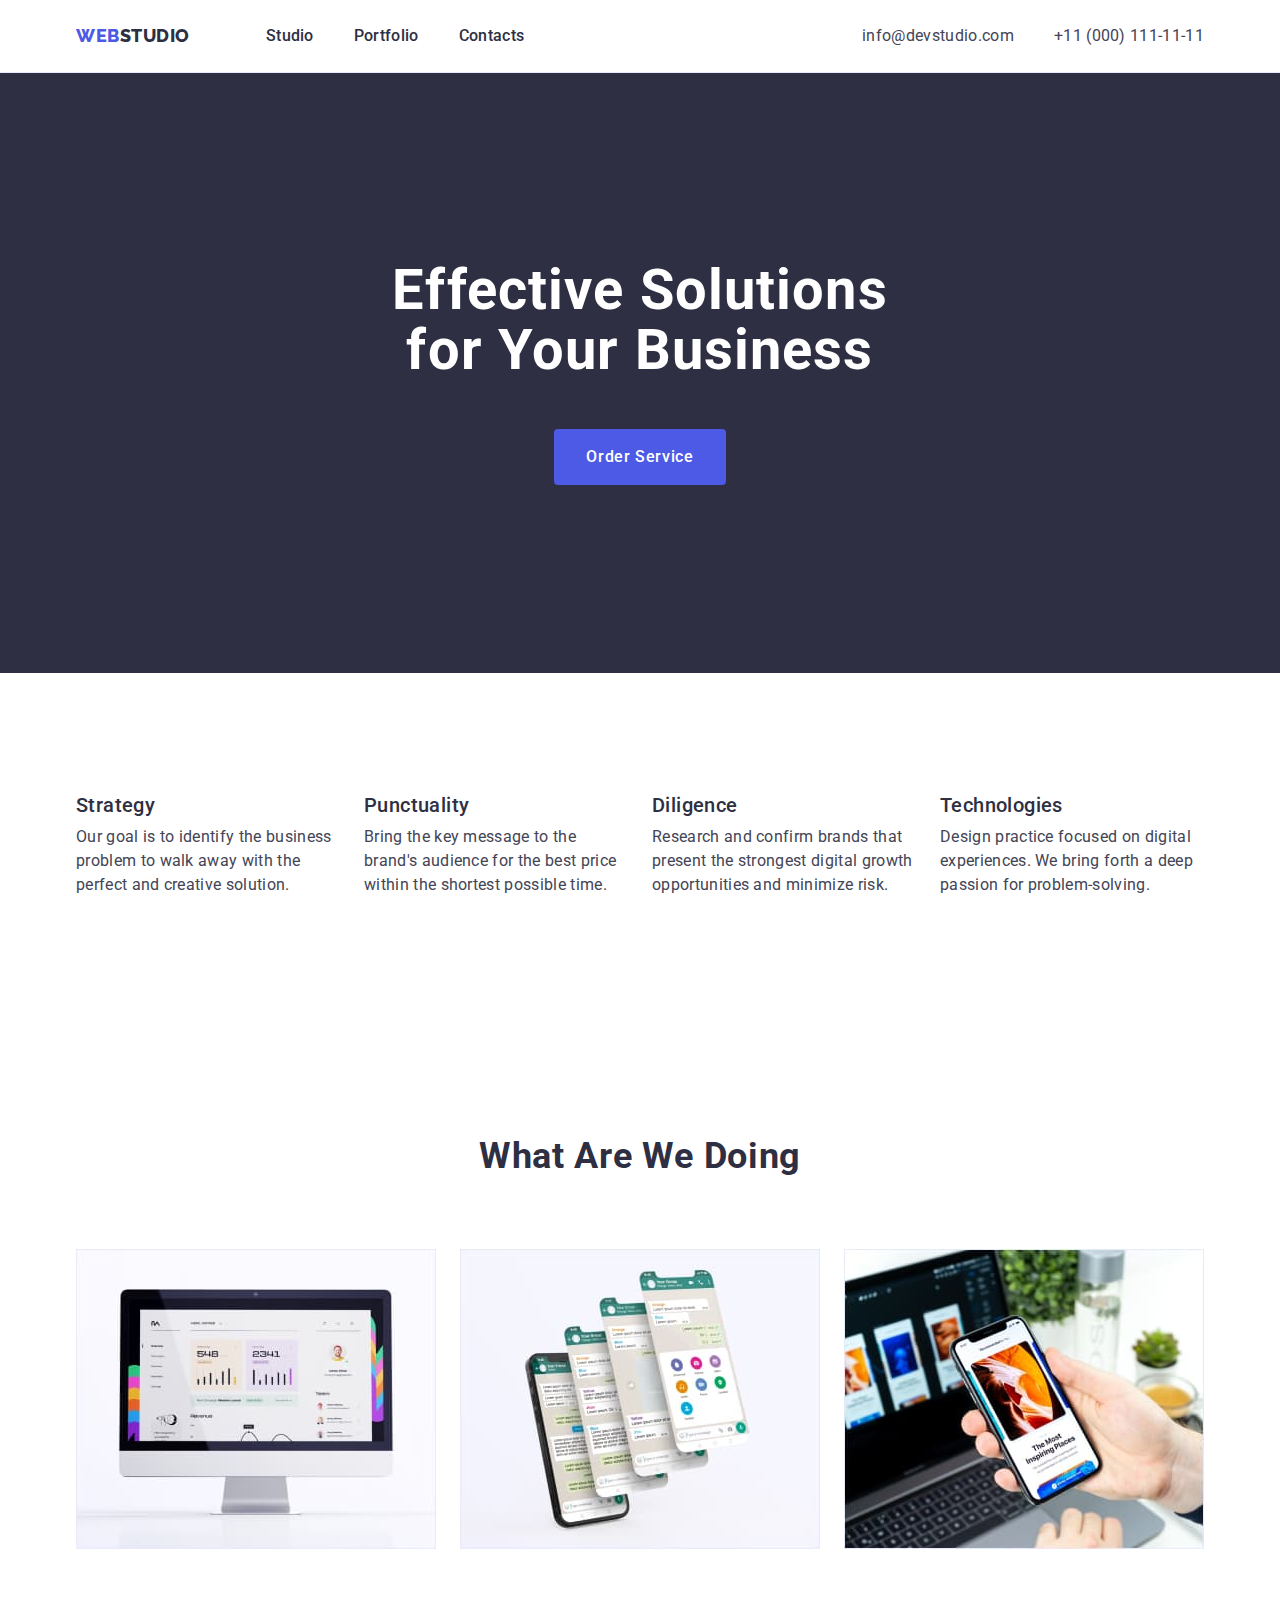
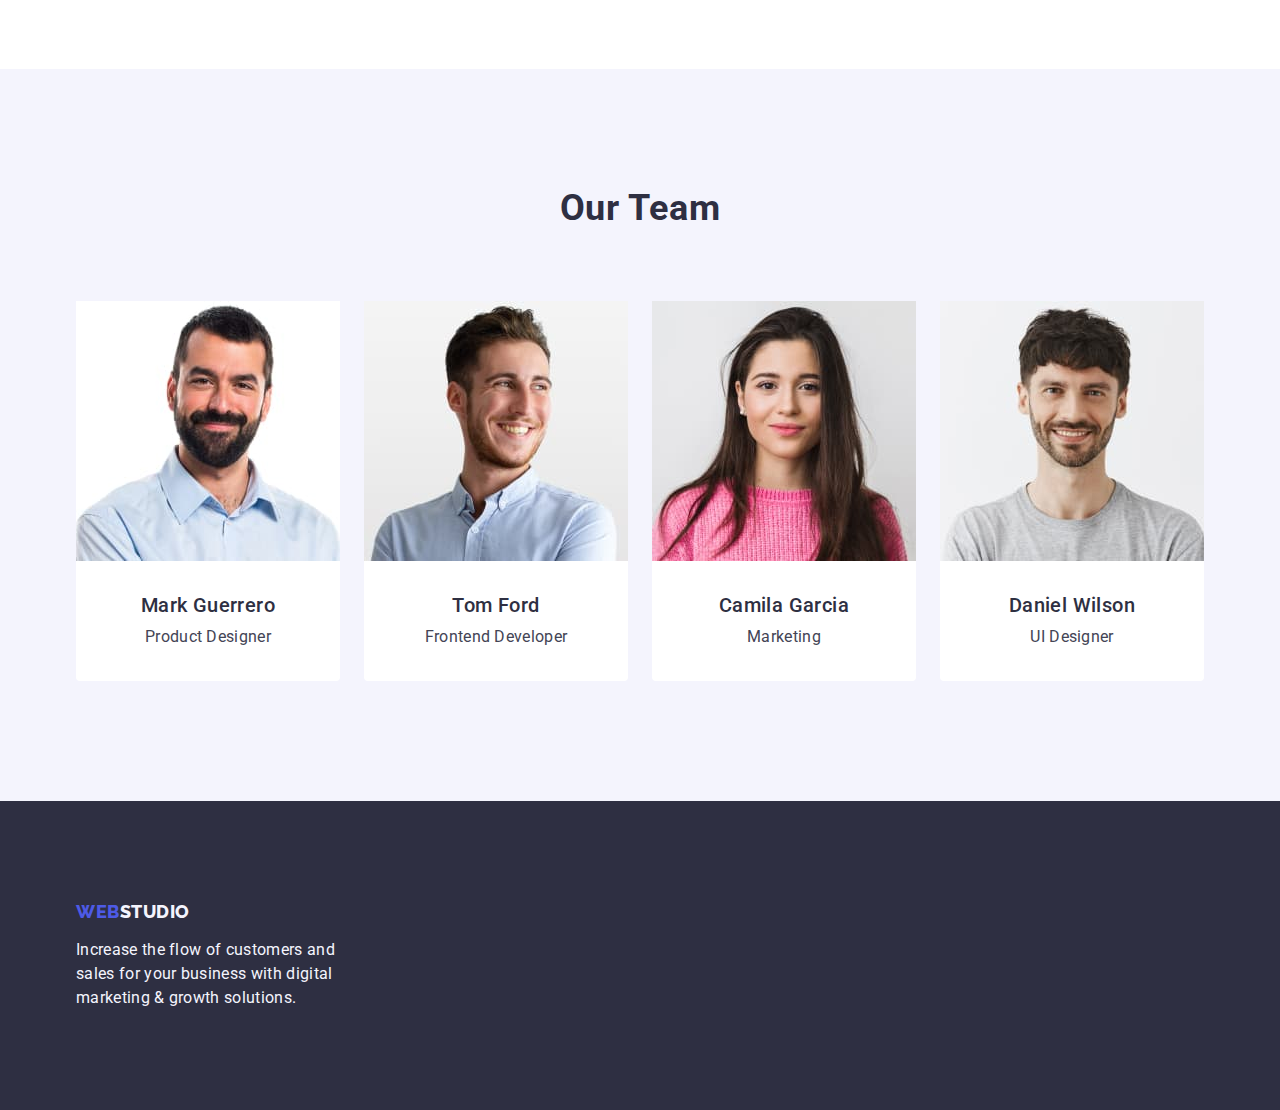
<file: index.html>
<!DOCTYPE html>
<html lang="en">
  <head>
    <meta charset="UTF-8" />
    <meta name="viewport" content="width=device-width, initial-scale=1.0" />
    <title>WEB Studio</title>
    <link
      rel="stylesheet"
      href="https://cdnjs.cloudflare.com/ajax/libs/modern-normalize/2.0.0/modern-normalize.min.css"
    />
    <link rel="preconnect" href="https://fonts.googleapis.com" />
    <link rel="preconnect" href="https://fonts.gstatic.com" crossorigin />
    <link
      href="https://fonts.googleapis.com/css2?family=Raleway:wght@800&family=Roboto:wght@400;500;700&display=swap"
      rel="stylesheet"
    />
    <link rel="stylesheet" href="./css/styles.css" />
  </head>
  <body>
    <header class="heder">
      <div class="heder-container container">
        <nav class="navigation">
          <a href="./index.html" class="logo link"
            >Web<span class="accent">Studio</span></a
          >
          <ul class="nav-list list">
            <li>
              <a href="./index.html" class="nav-link link">Studio</a>
            </li>
            <li>
              <a href="./portfolio.html" class="nav-link link">Portfolio</a>
            </li>
            <li>
              <a href="" class="nav-link link">Contacts</a>
            </li>
          </ul>
        </nav>
        <address class="address">
          <ul class="address-list list">
            <li>
              <a href="mailto:info@devstudio.com" class="address-link link"
                >info@devstudio.com</a
              >
            </li>
            <li>
              <a href="tel:+110001111111" class="address-link link"
                >+11 (000) 111-11-11</a
              >
            </li>
          </ul>
        </address>
      </div>
    </header>
    <main>
      <section class="hero">
        <div class="container">
          <h1 class="hero-title">Effective Solutions for Your Business</h1>
          <button type="button" class="hero-btn btn">Order Service</button>
        </div>
      </section>

      <section class="section features">
        <div class="container">
          <h2 class="section-title visually-hidden">Features</h2>
          <ul class="features-list list">
            <li class="features-item">
              <h3 class="subtitle">Strategy</h3>
              <p class="text">
                Our goal is to identify the business problem to walk away with
                the perfect and creative solution.
              </p>
            </li>
            <li class="features-item">
              <h3 class="subtitle">Punctuality</h3>
              <p class="text">
                Bring the key message to the brand's audience for the best price
                within the shortest possible time.
              </p>
            </li>
            <li class="features-item">
              <h3 class="subtitle">Diligence</h3>
              <p class="text">
                Research and confirm brands that present the strongest digital
                growth opportunities and minimize risk.
              </p>
            </li>
            <li class="features-item">
              <h3 class="subtitle">Technologies</h3>
              <p class="text">
                Design practice focused on digital experiences. We bring forth a
                deep passion for problem-solving.
              </p>
            </li>
          </ul>
        </div>
      </section>

      <section class="wokr section">
        <div class="container">
          <h2 class="section-title">What are we doing</h2>
          <ul class="work-list list">
            <li class="work-item">
              <img src="./images/img1.jpg" alt="PC" width="360" />
            </li>
            <li class="work-item">
              <img src="./images/img2.jpg" alt="Mobile" width="360" />
            </li>
            <li class="work-item">
              <img src="./images/img3.jpg" alt="Phone" width="360" />
            </li>
          </ul>
        </div>
      </section>

      <section class="team section">
        <div class="container">
          <h2 class="section-title">Our Team</h2>
          <ul class="team-list list">
            <li class="team-item">
              <img src="./images/photo1.jpg" alt="Mark Guerrero" width="264" />
              <div class="wrap">
                <h3 class="subtitle">Mark Guerrero</h3>
                <p class="text">Product Designer</p>
              </div>
            </li>
            <li class="team-item">
              <img src="./images/photo2.jpg" alt="Tom Ford" width="264" />
              <div class="wrap">
                <h3 class="subtitle">Tom Ford</h3>
                <p class="text">Frontend Developer</p>
              </div>
            </li>
            <li class="team-item">
              <img src="./images/photo3.jpg" alt="Camila Garcia" width="264" />
              <div class="wrap">
                <h3 class="subtitle">Camila Garcia</h3>
                <p class="text">Marketing</p>
              </div>
            </li>
            <li class="team-item">
              <img src="./images/photo4.jpg" alt="Daniel Wilson" width="264" />
              <div class="wrap">
                <h3 class="subtitle">Daniel Wilson</h3>
                <p class="text">UI Designer</p>
              </div>
            </li>
          </ul>
        </div>
      </section>
    </main>
    <footer class="footer footer-section">
      <div class="container">
        <a href="./index.html" class="footer-logo logo link"
          >Web<span class="footer-span">Studio</span></a
        >
        <p class="footer-text">
          Increase the flow of customers and sales for your business with
          digital marketing & growth solutions.
        </p>
      </div>
    </footer>
  </body>
</html>
</file>
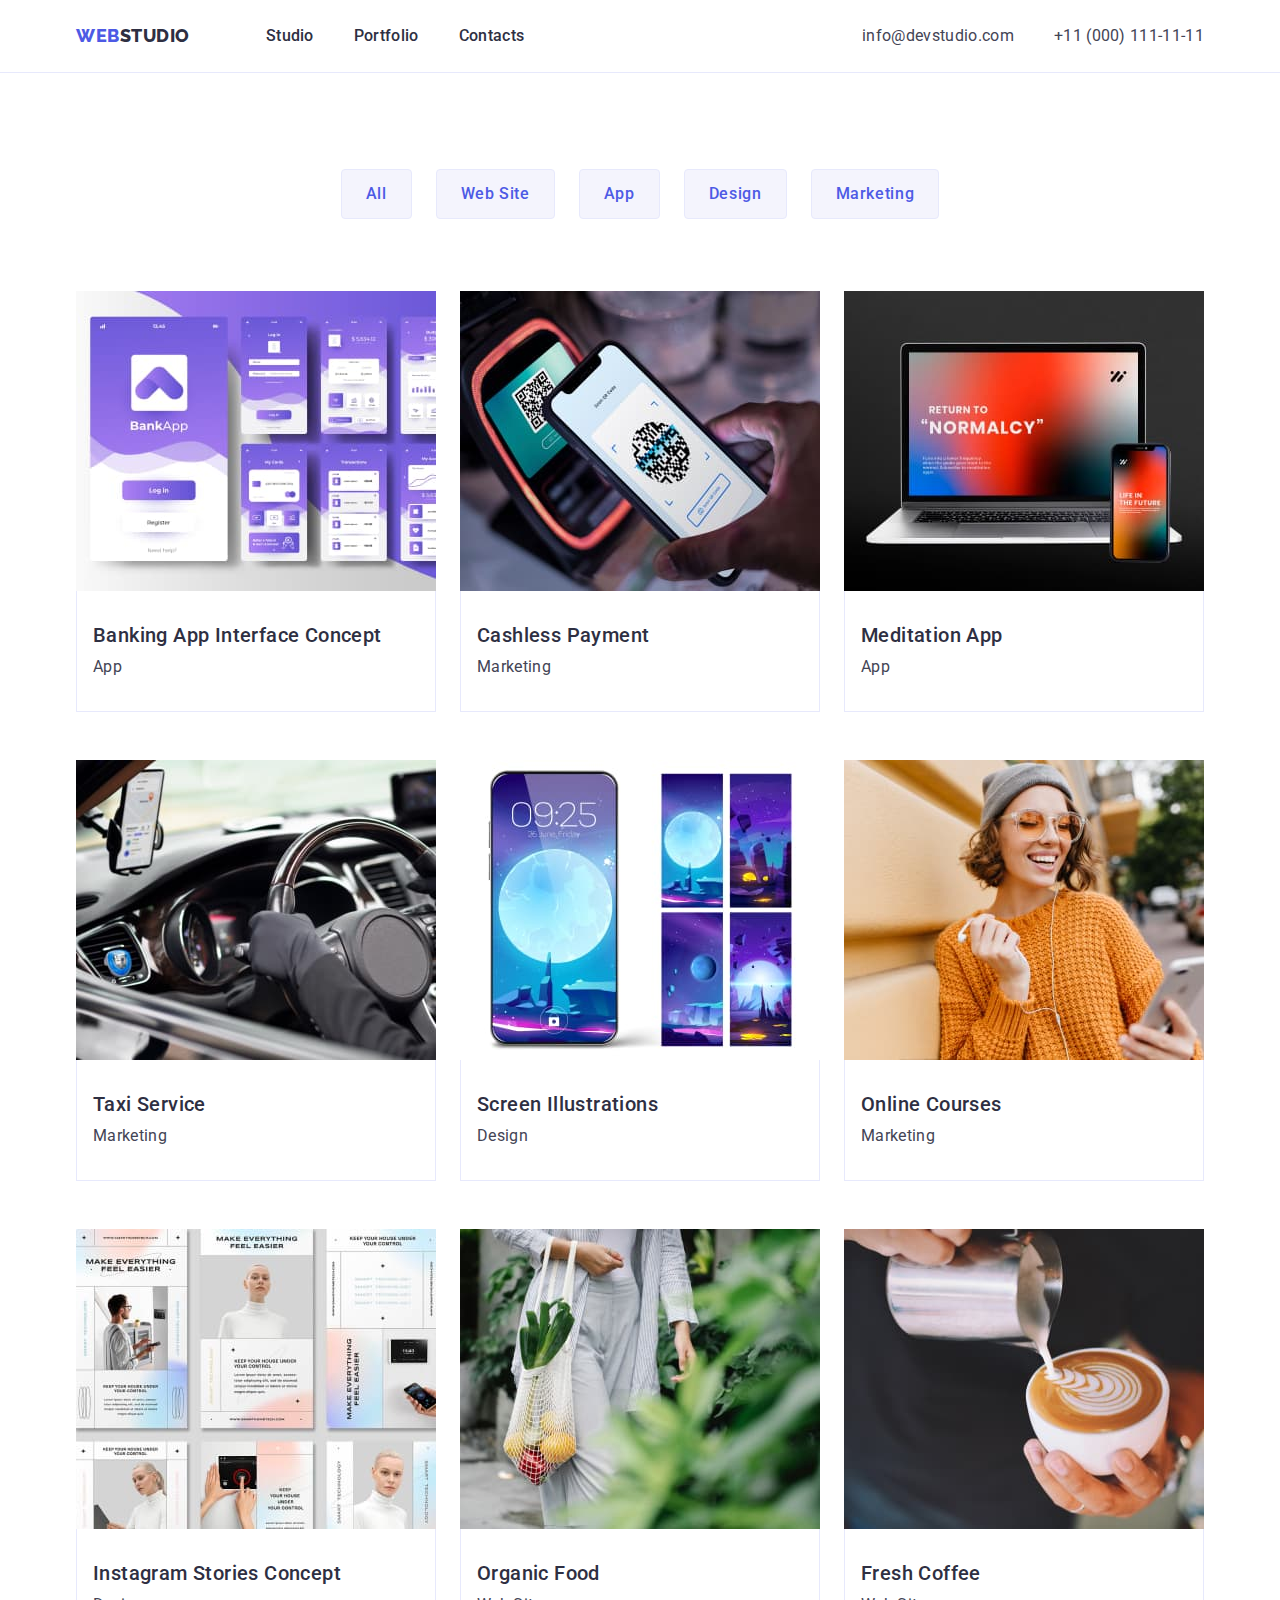
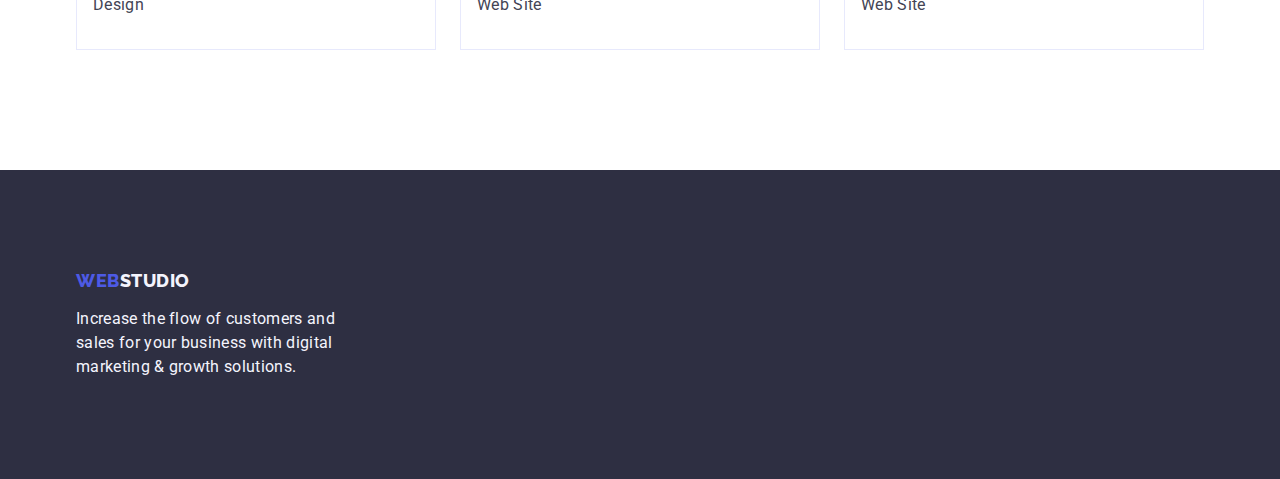
<file: portfolio.html>
<!DOCTYPE html>
<html lang="en">
  <head>
    <meta charset="UTF-8" />
    <meta name="viewport" content="width=device-width, initial-scale=1.0" />
    <title>WEB Studio</title>
    <link
      rel="stylesheet"
      href="https://cdnjs.cloudflare.com/ajax/libs/modern-normalize/2.0.0/modern-normalize.min.css"
    />
    <link rel="preconnect" href="https://fonts.googleapis.com" />
    <link rel="preconnect" href="https://fonts.gstatic.com" crossorigin />
    <link
      href="https://fonts.googleapis.com/css2?family=Raleway:wght@800&family=Roboto:wght@400;500;700&display=swap"
      rel="stylesheet"
    />
    <link rel="stylesheet" href="./css/styles.css" />
  </head>
  <body>
    <header class="heder">
      <div class="heder-container container">
        <nav class="navigation">
          <a href="./index.html" class="logo link"
            >Web<span class="accent">Studio</span></a
          >
          <ul class="nav-list list">
            <li>
              <a href="./index.html" class="nav-link link">Studio</a>
            </li>
            <li>
              <a href="./portfolio.html" class="nav-link link">Portfolio</a>
            </li>
            <li>
              <a href="" class="nav-link link">Contacts</a>
            </li>
          </ul>
        </nav>
        <address class="address">
          <ul class="address-list list">
            <li>
              <a href="mailto:info@devstudio.com" class="address-link link"
                >info@devstudio.com</a
              >
            </li>
            <li>
              <a href="tel:+110001111111" class="address-link link"
                >+11 (000) 111-11-11</a
              >
            </li>
          </ul>
        </address>
      </div>
    </header>
    <main>
      <section class="portfolio section">
        <div class="container">
          <h1 class="visually-hidden">Portfolio</h1>
          <ul class="filter list">
            <li>
              <button type="button" class="portfolio-btn btn">All</button>
            </li>
            <li>
              <button type="button" class="portfolio-btn btn">Web Site</button>
            </li>
            <li>
              <button type="button" class="portfolio-btn btn">App</button>
            </li>
            <li>
              <button type="button" class="portfolio-btn btn">Design</button>
            </li>
            <li>
              <button type="button" class="portfolio-btn btn">Marketing</button>
            </li>
          </ul>
          <ul class="portfolio-list list">
            <li class="portfolio-item">
              <a href="" class="link">
                <img
                  src="./images/portfolio/app.jpg"
                  alt="Banking App Interface Concept"
                  width="360"
                  height="300"
                />
                <div class="portfolio-wrap">
                  <h2 class="subtitle">Banking App Interface Concept</h2>
                  <p class="text">App</p>
                </div>
              </a>
            </li>
            <li class="portfolio-item">
              <a href="" class="link">
                <img
                  src="./images/portfolio/cashless_payment.jpg"
                  alt="Cashless Payment"
                  width="360"
                  height="300"
                />
                <div class="portfolio-wrap">
                  <h2 class="subtitle">Cashless Payment</h2>
                  <p class="text">Marketing</p>
                </div>
              </a>
            </li>
            <li class="portfolio-item">
              <a href="" class="link"
                ><img
                  src="./images/portfolio/meditation_app.jpg"
                  alt="Meditation App"
                  width="360"
                  height="300"
                />
                <div class="portfolio-wrap">
                  <h2 class="subtitle">Meditation App</h2>
                  <p class="text">App</p>
                </div>
              </a>
            </li>
            <li class="portfolio-item">
              <a href="" class="link"
                ><img
                  src="./images/portfolio/taxi_service.jpg"
                  alt="Taxi Service"
                  width="360"
                  height="300"
                />
                <div class="portfolio-wrap">
                  <h2 class="subtitle">Taxi Service</h2>
                  <p class="text">Marketing</p>
                </div>
              </a>
            </li>
            <li class="portfolio-item">
              <a href="" class="link"
                ><img
                  src="./images/portfolio/screen_illustrations.jpg"
                  alt="Screen Illustrations"
                  width="360"
                  height="300"
                />
                <div class="portfolio-wrap">
                  <h2 class="subtitle">Screen Illustrations</h2>
                  <p class="text">Design</p>
                </div>
              </a>
            </li>
            <li class="portfolio-item">
              <a href="" class="link"
                ><img
                  src="./images/portfolio/online_courses.jpg"
                  alt="Online Courses"
                  width="360"
                  height="300"
                />
                <div class="portfolio-wrap">
                  <h2 class="subtitle">Online Courses</h2>
                  <p class="text">Marketing</p>
                </div>
              </a>
            </li>
            <li class="portfolio-item">
              <a href="" class="link"
                ><img
                  src="./images/portfolio/instagram_stories_concept.jpg"
                  alt="Instagram Stories Concept"
                  width="360"
                  height="300"
                />
                <div class="portfolio-wrap">
                  <h2 class="subtitle">Instagram Stories Concept</h2>
                  <p class="text">Design</p>
                </div>
              </a>
            </li>
            <li class="portfolio-item">
              <a href="" class="link"
                ><img
                  src="./images/portfolio/organic_food.jpg"
                  alt="Organic Food"
                  width="360"
                  height="300"
                />
                <div class="portfolio-wrap">
                  <h2 class="subtitle">Organic Food</h2>
                  <p class="text">Web Site</p>
                </div>
              </a>
            </li>
            <li class="portfolio-item">
              <a href="" class="link"
                ><img
                  src="./images/portfolio/fresh_coffee.jpg"
                  alt="Fresh Coffee"
                  width="360"
                  height="300"
                />
                <div class="portfolio-wrap">
                  <h2 class="subtitle">Fresh Coffee</h2>
                  <p class="text">Web Site</p>
                </div>
              </a>
            </li>
          </ul>
        </div>
      </section>
    </main>
    <footer class="footer footer-section">
      <div class="container">
        <a href="./index.html" class="footer-logo logo link"
          >Web<span class="footer-span">Studio</span></a
        >
        <p class="footer-text">
          Increase the flow of customers and sales for your business with
          digital marketing & growth solutions.
        </p>
      </div>
    </footer>
  </body>
</html>
</file>
<file: css/styles.css>
/* ============== COMMON STYLES ============== */
:root {
    --iris: #4D5AE5;
    --ocean: #404BBF;
    --white: #FFFFFF;
    --navy-blue: #2E2F42;
    --slate: #434455;
    --cloud: #F4F4FD;
    --cornflower:#E7E9FC;
}

h1,
h2,
h3,
h4,
h5,
h6,
p {
    margin-top: 0;
    margin-bottom: 0;
}

ul,
ol {
    margin-top: 0;
    margin-bottom: 0;
    padding-left: 0;
}

img {
    display: block;
}

.list {
    list-style-type: none;
}

.link {
    text-decoration: none;
}

button {
    cursor: pointer;
}

body {
    font-family: 'Roboto', sans-serif;
    font-size: 16px;
    font-weight: 400;
    line-height: 1.5;
    letter-spacing: 0.02em;
    color: var(--slate);
    background-color: var(--white);
}

.container {
    max-width:1158px;
    padding-left: 15px;
    padding-right: 15px;
    margin-left: auto;
    margin-right: auto;     
}

.section-title {
    margin-bottom: 72px;
    text-align: center;
    font-size: 36px;
    font-weight: 700;
    line-height: 1.11;
    letter-spacing: 0.02em;
    text-transform: capitalize;
    color: var(--navy-blue);
}

.visually-hidden {
    position: absolute;
    width: 1px;
    height: 1px;
    margin: -1px;
    border: 0;
    padding: 0;
    white-space: nowrap;
    clip-path: inset(100%);
    clip: rect(0 0 0 0);
    overflow: hidden;
}

.section {
    padding-top: 120px;
    padding-bottom: 120px;
}
/* ============== COMMON STYLES ============== */

/* ============== HEDER STYLES ============== */

.heder {
    border-bottom: 1px solid var(--cornflower);
}

.heder-container {
    display: flex;
    justify-content: space-between;
}

.navigation {
    display: flex;
    align-items: center;
}


.logo{
    margin-right: 76px;
    font-family: 'Raleway', sans-serif;
    color: var(--iris);
    font-size: 18px;
    font-weight: 800;
    line-height: 1.17;
    letter-spacing: 0.03em;
    text-transform: uppercase;       
}

.accent {
    color: var(--navy-blue);
}

.nav-list {
    display: flex;
    gap: 40px;
}

.nav-link {
    display: inline-block;
    padding-top: 24px;
    padding-bottom: 24px;
    color: var(--navy-blue);
    font-weight: 500;
    font-style: normal;
}

address {
    font-style: normal;
}

.address-list {
    display: flex;
    gap: 40px;
}

.address-link {
    display: inline-block;
    padding-top: 24px;
    padding-bottom: 24px;
    color: var(--slate);
    font-family: Roboto;
    
}

.nav-link:hover,
.nav-link:focus,
.address-link:hover,
.address-link:focus {
    color: var(--ocean);
}
/* ============== HEDER STYLES ============== */

/* ============== HERO STYLES ============== */
.hero{
    padding-top: 188px;
    padding-bottom: 188px;
    background-color: var(--navy-blue);
}

.hero-title {
    max-width: 496px;
    margin-left: auto;
    margin-right: auto;
    margin-bottom: 48px;
    text-align: center;
    font-size: 56px;
    font-weight: 700;
    line-height: 1.07;
    letter-spacing: 0.02em;
    color: var(--white);
}

.btn {
    display: block;
    border-radius: 4px;
   font-family: inherit;
    font-size: 16px;
    font-weight: 500;
    line-height: 1.5;
    letter-spacing: 0.04em;
    color: var(--white);
    background-color: #4D5AE5;
   
}

.btn:hover,
.btn:focus {
    background-color: var(--ocean);
}

.hero-btn {
    margin-left: auto;
    margin-right: auto;
    border: none;
    padding: 16px 32px;
    min-width: 169px;
}

/* ============== HERO STYLES ============== */

/* ============== Features STYLES ============== */

/* .features {
    padding-bottom: 120px;
} */

.features-list {
    display: flex;
    gap: 24px;
}

.features-item {
    flex-basis: calc((100% - 3 * 24px) / 4);
}

.subtitle {
    margin-bottom: 8px;
    color: var(--navy-blue);
    font-size: 20px;
    font-weight: 500;
    line-height: 1.2;
    letter-spacing: 0.02em;
}


/* ============== Features STYLES ============== */

/* ============== Work STYLES ============== */

.work-list {
    display: flex;
    gap: 24px;
}

/* ============== WORK STYLES ============== */






/* ============== Team STYLES ============== */


.team {
    background-color: var(--cloud);
}

.team-list {
    display: flex;
    gap: 24px;
}

.team-item {
    border-radius: 0px 0px 4px 4px;
    background-color: var(--white);
}

.wrap {
    padding: 32px 0px;
    text-align: center;
}

/* ============== Team STYLES ============== */

/* ============== Footer STYLES ============== */

.footer {
    background-color: var(--navy-blue);
}

.footer-section {
    padding-top: 100px;
    padding-bottom: 100px;
}

.footer-logo {
    display: inline-block;
    margin-bottom: 16px;
}

.footer-span {
    color: var(--cloud);
}

.footer-text{
    width: 264px;
    color: var(--cloud);
}

/* ============== Footer STYLES ============== */

/* ============== PORTFOLIO STYLES ============== */

.portfolio {
    padding-top: 96px;
}

.filter {
    display: flex;
    gap: 24px;
    justify-content: center;
    margin-bottom: 72px;
}

.portfolio-btn{
    display: block;
    padding: 12px 24px;
    border: 1px solid var(--cornflower);
    background: var(--cloud);
    text-align: center;
    font-weight: 500;
    letter-spacing: 0.04em;
    color: var(--iris);
}

.portfolio-btn:hover,
.portfolio-btn:focus {
    border: 1px solid transparent;
    background: var(--ocean);
    color: var(--white);
}

.portfolio-list {
    display: flex;
    flex-wrap: wrap;
    row-gap: 48px;
    column-gap: 24px;
}

.portfolio-wrap {
    border: 1px solid #e7e9fc;
    border-top: none;
    padding: 32px 16px;
}

.text{
    color: var(--slate);
}
/* ============== PORTFOLIO STYLES ============== */
</file>
